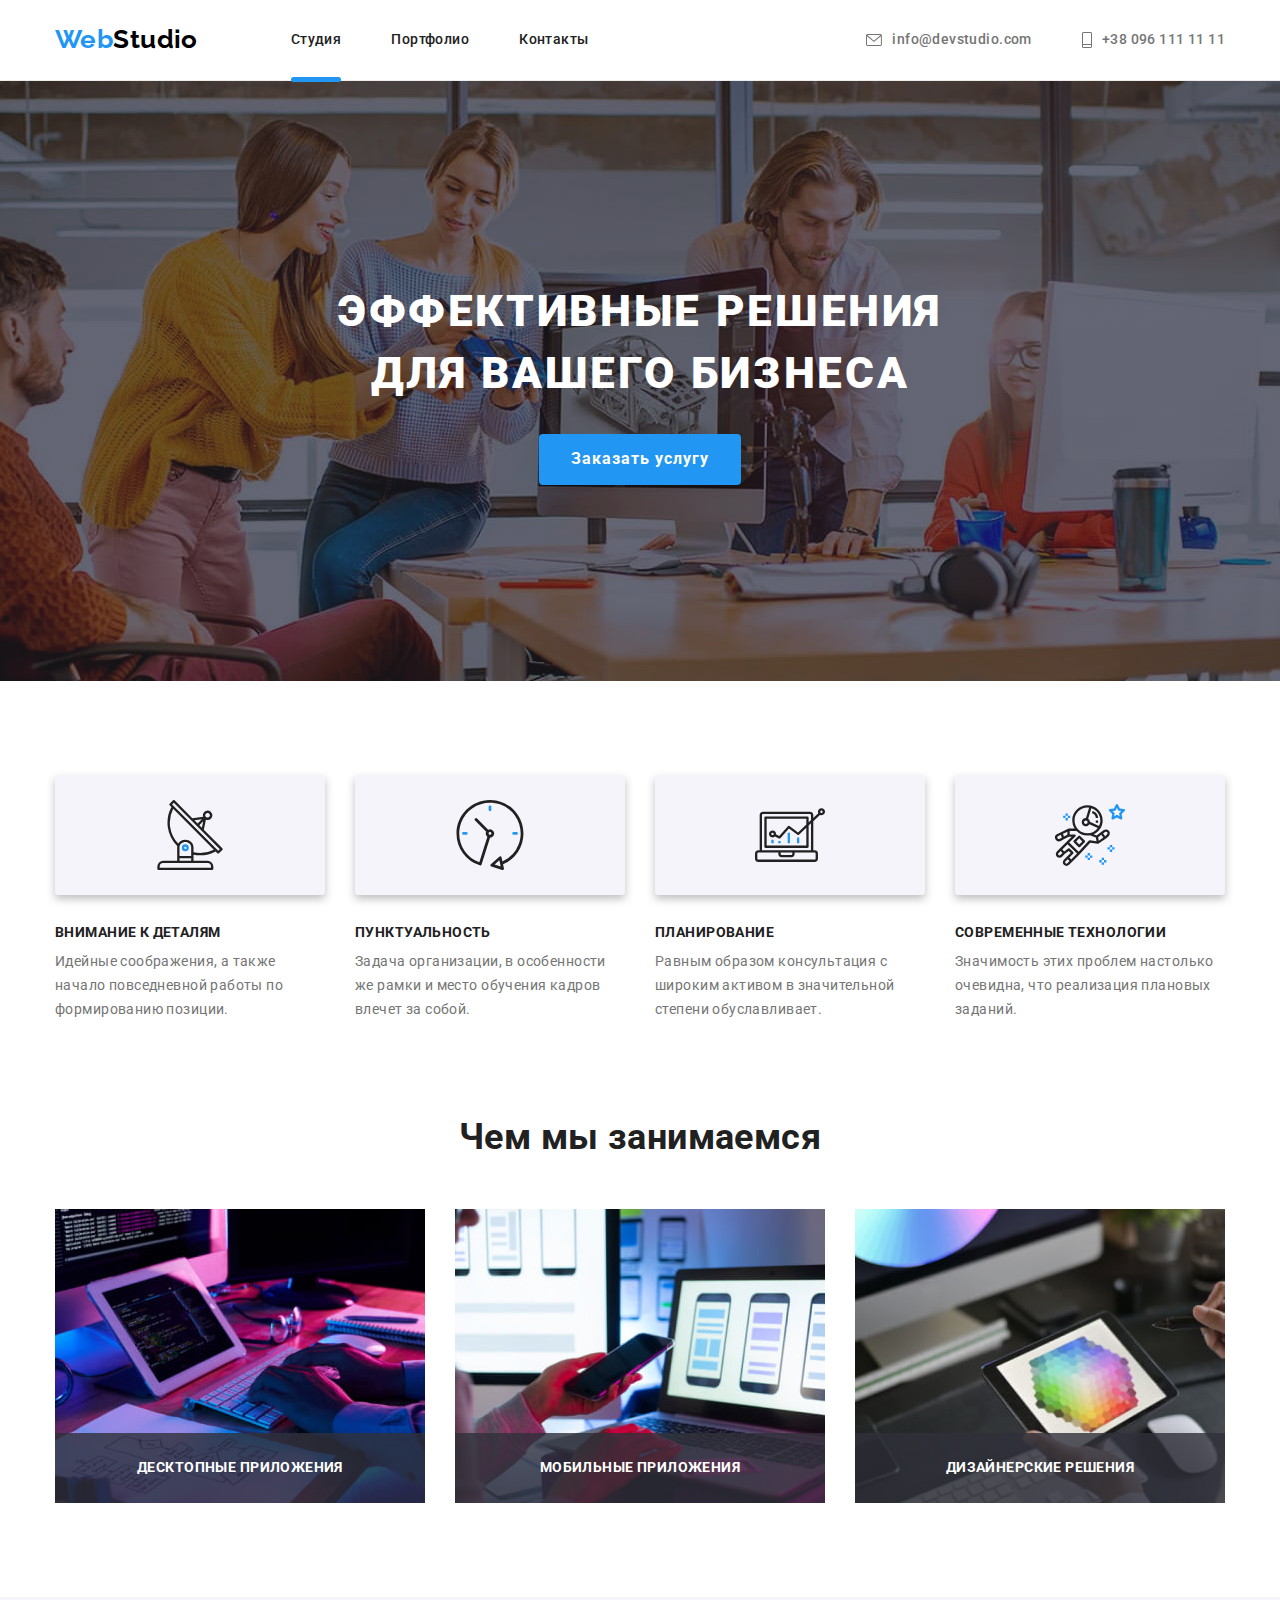
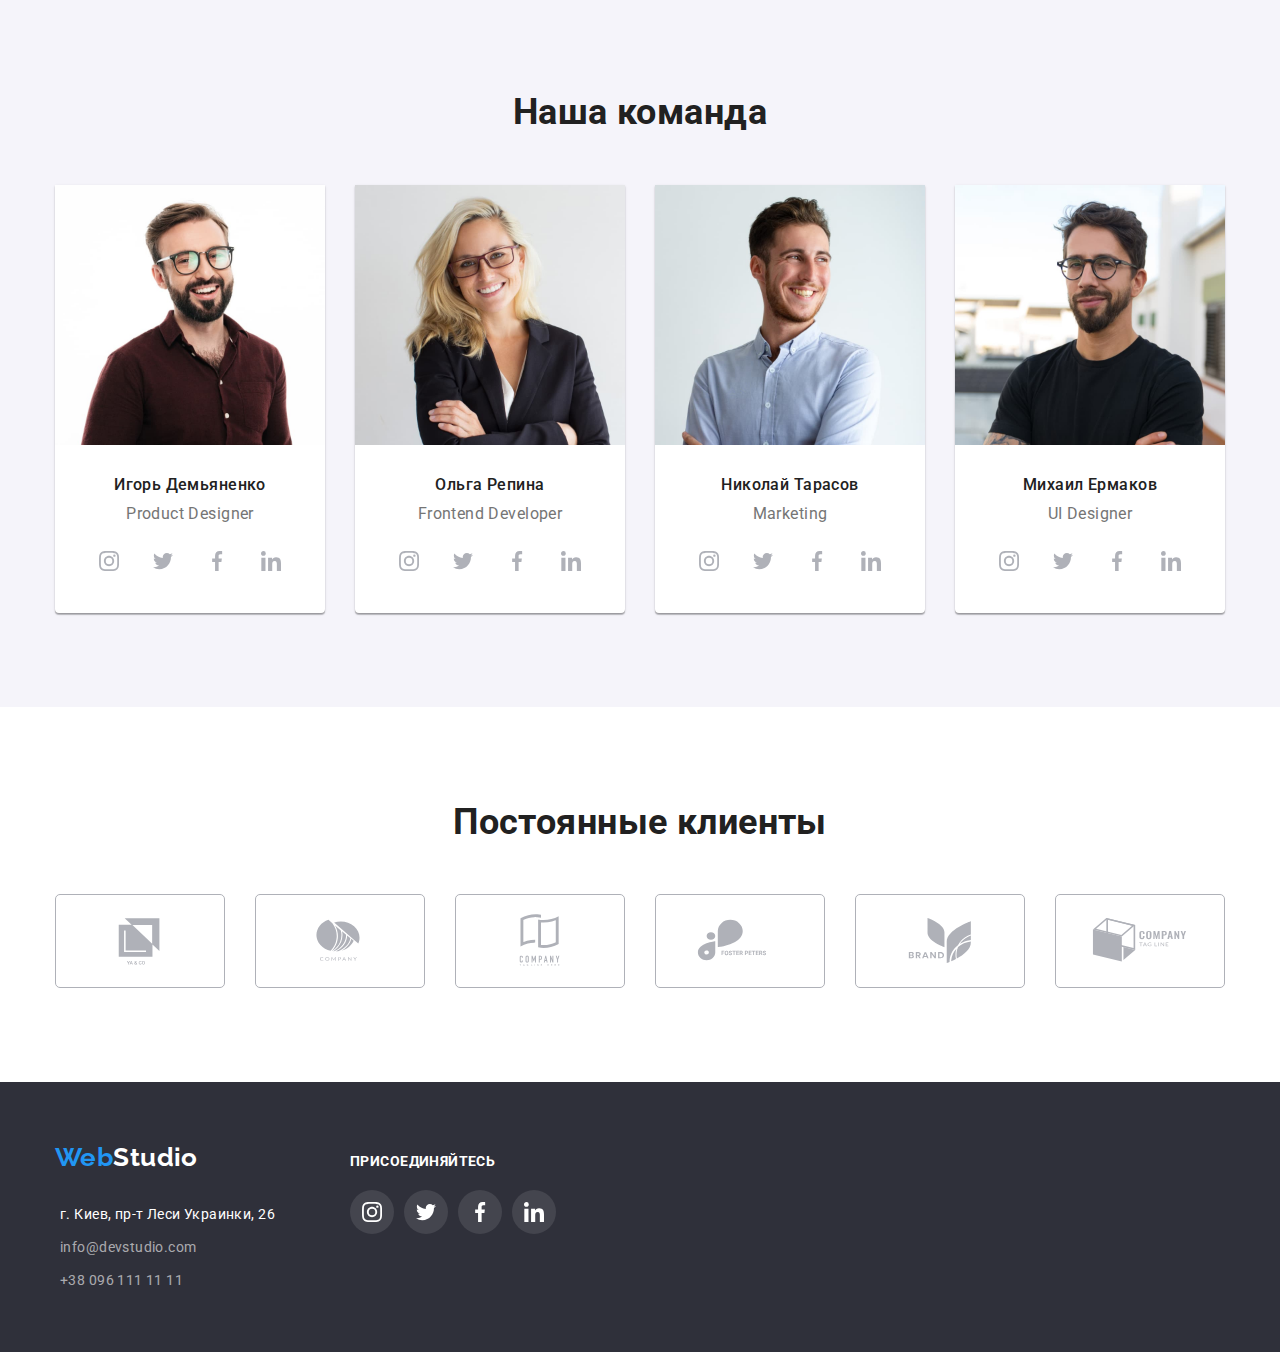
<file: index.html>
<!DOCTYPE html>
<html lang="ru">
  <head>
    <meta charset="UTF-8" />
    <meta http-equiv="X-UA-Compatible" content="IE=edge" />
    <meta name="viewport" content="width=device-width, initial-scale=1.0" />
    <title>WebStudio</title>
    <link rel="preconnect" href="https://fonts.googleapis.com" />
    <link rel="preconnect" href="https://fonts.gstatic.com" crossorigin />
    <link
      href="https://fonts.googleapis.com/css2?family=Raleway:wght@700&family=Roboto:wght@400;500;700;900&display=swap"
      rel="stylesheet"
    />
    <link
      rel="stylesheet"
      href="https://cdnjs.cloudflare.com/ajax/libs/modern-normalize/1.1.0/modern-normalize.min.css"
    />
    <link rel="stylesheet" href="./styles/styles.css" />
  </head>
  <body>
    <header class="header">
      <div class="container header-container">
        <a class="logo link" href="./index.html"> Web<span class="logo-black">Studio</span></a>
        <nav>
          <ul class="nav-list list">
            <li class="nav-item">
              <a class="nav-link link hover-color active" href="./index.html">Студия</a>
            </li>
            <li class="nav-item">
              <a class="nav-link link hover-color" href="./portfolio.html">Портфолио</a>
            </li>
            <li class="nav-item"><a class="nav-link link hover-color" href="">Контакты</a></li>
          </ul>
        </nav>
        <ul class="contacts-list list">
          <li class="contacts-item">
            <a class="contacts-link link hover-color" href="mailto:info@devstudio.com"
              ><svg class="contacts-icon" width="16" height="12">
                <use href="./images/symbol-defs.svg#icon-mail"></use></svg
              >info@devstudio.com</a
            >
          </li>
          <li class="contacts-item">
            <a class="contacts-link link hover-color" href="tel:+380961111111"
              ><svg class="contacts-icon" width="10" height="16">
                <use href="./images/symbol-defs.svg#icon-phone"></use></svg
              >+38 096 111 11 11</a
            >
          </li>
        </ul>
      </div>
    </header>

    <main>
      <section class="hero overlay">
        <div class="container hero-container">
          <h1 class="hero-title">
            Эффективные решения<br />
            для вашего бизнеса
          </h1>
          <button class="btn btn-hero" type="button" data-modal-open>Заказать услугу</button>
          
        </div>
      </section>
      <section class="skills section">
        <div class="container skills-container">
          <h2 class="hidden">Наши преимущества</h2>
          <ul class="skills-list list card-set">
            <li class="skills-item card-item">
              <div class="skills-wrap">
                <svg class="skills-icon" width="70" height="70">
                  <use href="./images/symbol-defs.svg#icon-antenna"></use>
                </svg>
              </div>
              <h3 class="skills-title">Внимание к деталям</h3>
              <p class="skills-text">
                Идейные соображения, а также начало повседневной работы по формированию позиции.
              </p>
            </li>
            <li class="skills-item card-item">
              <div class="skills-wrap">
                <svg class="skills-icon" width="70" height="70">
                  <use href="./images/symbol-defs.svg#icon-clock"></use>
                </svg>
              </div>
              <h3 class="skills-title">Пунктуальность</h3>
              <p class="skills-text">
                Задача организации, в особенности же рамки и место обучения кадров влечет за собой.
              </p>
            </li>
            <li class="skills-item card-item">
              <div class="skills-wrap">
                <svg class="skills-icon" width="70" height="70">
                  <use href="./images/symbol-defs.svg#icon-diagram"></use>
                </svg>
              </div>
              <h3 class="skills-title">Планирование</h3>
              <p class="skills-text">
                Равным образом консультация с широким активом в значительной степени обуславливает.
              </p>
            </li>
            <li class="skills-item card-item">
              <div class="skills-wrap">
                <svg class="skills-icon" width="70" height="70">
                  <use href="./images/symbol-defs.svg#icon-astronaut"></use>
                </svg>
              </div>
              <h3 class="skills-title">Современные технологии</h3>
              <p class="skills-text">
                Значимость этих проблем настолько очевидна, что реализация плановых заданий.
              </p>
            </li>
          </ul>
        </div>
      </section>
      <section class="work section">
        <div class="container work-container">
          <h2 class="section-title">Чем мы занимаемся</h2>
          <ul class="work-list list card-set">
            <li class="work-item card-item">
              <div class="work-thumb">
                <img
                  class="work-img"
                  src="./images/work/box1.jpg"
                  width="370"
                  height="294"
                  alt="Десктопные приложения"
                />
                <p class="work-label">Десктопные приложения</p>
              </div>
            </li>
            <li class="work-item card-item">
              <div class="work-thumb">
              <img
                class="work-img"
                src="./images/work/box2.jpg"
                width="370"
                height="294"
                alt="Мобильная разработка"
              /><p class="work-label">Мобильные приложения</p></div>
            </li>
            <li class="work-item card-item">
              <div class="work-thumb">
              <img
                class="work-img"
                src="./images/work/box3.jpg"
                width="370"
                height="294"
                alt="Дизаин"
              /><p class="work-label">Дизайнерские решения</p></div>
            </li>
          </ul>
        </div>
      </section>
      <section class="team section">
        <div class="container team-container">
          <h2 class="section-title">Наша команда</h2>
          <ul class="team-list list card-set">
            <li class="team-item card-item">
              <img
                src="./images/team/igor.jpg"
                width="270"
                height="260"
                alt="Сотрудник Игорь Демьяненко"
              />
              <div class="team-wrapper">
                <h3 class="team-name">Игорь Демьяненко</h3>
                <p class="team-work" lang="en">Product Designer</p>
                <ul class="social-nav list card-set">
                  <li class="social-item card-item">
                    <a class="social-link link" href="#" target="_blank" rel="noopener noreferrer"
                      ><svg class="team-icon" width="20" height="20">
                        <use href="./images/symbol-defs.svg#icon-instagram"></use></svg
                    ></a>
                  </li>
                  <li class="social-item card-item">
                    <a class="social-link link" href="#" target="_blank" rel="noopener noreferrer"
                      ><svg class="team-icon" width="20" height="20">
                        <use href="./images/symbol-defs.svg#icon-twitter"></use></svg
                    ></a>
                  </li>
                  <li class="social-item card-item">
                    <a class="social-link link" href="#" target="_blank" rel="noopener noreferrer"
                      ><svg class="team-icon" width="20" height="20">
                        <use href="./images/symbol-defs.svg#icon-facebook"></use></svg
                    ></a>
                  </li>
                  <li class="social-item card-item">
                    <a class="social-link link" href="#" target="_blank" rel="noopener noreferrer"
                      ><svg class="team-icon" width="20" height="20">
                        <use href="./images/symbol-defs.svg#icon-linkedin"></use></svg
                    ></a>
                  </li>
                </ul>
              </div>
            </li>
            <li class="team-item card-item">
              <img
                src="./images/team/olga.jpg"
                width="270"
                height="260"
                alt="Сотрудник Ольга Репина"
              />
              <div class="team-wrapper">
                <h3 class="team-name">Ольга Репина</h3>
                <p class="team-work" lang="en">Frontend Developer</p>
                <ul class="social-nav list card-set">
                  <li class="social-item card-item">
                    <a class="social-link link" href="#" target="_blank" rel="noopener noreferrer"
                      ><svg class="team-icon" width="20" height="20">
                        <use href="./images/symbol-defs.svg#icon-instagram"></use></svg
                    ></a>
                  </li>
                  <li class="social-item card-item">
                    <a class="social-link link" href="#" target="_blank" rel="noopener noreferrer"
                      ><svg class="team-icon" width="20" height="20">
                        <use href="./images/symbol-defs.svg#icon-twitter"></use></svg
                    ></a>
                  </li>
                  <li class="social-item card-item">
                    <a class="social-link link" href="#" target="_blank" rel="noopener noreferrer"
                      ><svg class="team-icon" width="20" height="20">
                        <use href="./images/symbol-defs.svg#icon-facebook"></use></svg
                    ></a>
                  </li>
                  <li class="social-item card-item">
                    <a class="social-link link" href="#" target="_blank" rel="noopener noreferrer"
                      ><svg class="team-icon" width="20" height="20">
                        <use href="./images/symbol-defs.svg#icon-linkedin"></use></svg
                    ></a>
                  </li>
                </ul>
              </div>
            </li>
            <li class="team-item card-item">
              <img
                src="./images/team/nikolai.jpg"
                width="270"
                height="260"
                alt="Сотрудник Николай Тарасов"
              />
              <div class="team-wrapper">
                <h3 class="team-name">Николай Тарасов</h3>
                <p class="team-work" lang="en">Marketing</p>
                <ul class="social-nav list card-set">
                  <li class="social-item card-item">
                    <a class="social-link link" href="#" target="_blank" rel="noopener noreferrer"
                      ><svg class="team-icon" width="20" height="20">
                        <use href="./images/symbol-defs.svg#icon-instagram"></use></svg
                    ></a>
                  </li>
                  <li class="social-item card-item">
                    <a class="social-link link" href="#" target="_blank" rel="noopener noreferrer"
                      ><svg class="team-icon" width="20" height="20">
                        <use href="./images/symbol-defs.svg#icon-twitter"></use></svg
                    ></a>
                  </li>
                  <li class="social-item card-item">
                    <a class="social-link link" href="#" target="_blank" rel="noopener noreferrer"
                      ><svg class="team-icon" width="20" height="20">
                        <use href="./images/symbol-defs.svg#icon-facebook"></use></svg
                    ></a>
                  </li>
                  <li class="social-item card-item">
                    <a class="social-link link" href="#" target="_blank" rel="noopener noreferrer"
                      ><svg class="team-icon" width="20" height="20">
                        <use href="./images/symbol-defs.svg#icon-linkedin"></use></svg
                    ></a>
                  </li>
                </ul>
              </div>
            </li>
            <li class="team-item card-item">
              <img
                src="./images/team/michail.jpg"
                width="270"
                height="260"
                alt=" Сотрудник Михаил Ермаков"
              />
              <div class="team-wrapper">
                <h3 class="team-name">Михаил Ермаков</h3>
                <p class="team-work" lang="en">UI Designer</p>
                <ul class="social-nav list card-set">
                  <li class="social-item card-item">
                    <a class="social-link link" href="#" target="_blank" rel="noopener noreferrer"
                      ><svg class="team-icon" width="20" height="20">
                        <use href="./images/symbol-defs.svg#icon-instagram"></use></svg
                    ></a>
                  </li>
                  <li class="social-item card-item">
                    <a class="social-link link" href="#" target="_blank" rel="noopener noreferrer"
                      ><svg class="team-icon" width="20" height="20">
                        <use href="./images/symbol-defs.svg#icon-twitter"></use></svg
                    ></a>
                  </li>
                  <li class="social-item card-item">
                    <a class="social-link link" href="#" target="_blank" rel="noopener noreferrer"
                      ><svg class="team-icon" width="20" height="20">
                        <use href="./images/symbol-defs.svg#icon-facebook"></use></svg
                    ></a>
                  </li>
                  <li class="social-item card-item">
                    <a class="social-link link" href="#" target="_blank" rel="noopener noreferrer"
                      ><svg class="team-icon" width="20" height="20">
                        <use href="./images/symbol-defs.svg#icon-linkedin"></use></svg
                    ></a>
                  </li>
                </ul>
              </div>
            </li>
          </ul>
        </div>
      </section>
      <section class="section">
        <div class="container client-container">
          <h2 class="section-title">Постоянные клиенты</h2>
          <ul class="client-list list card-set">
            <li class="card-item client-item">
              <a class="client-link" href="#" target="_blank" rel="noopener noreferrer">
                <svg class="client-icon" width="106" height="60">
                  <use href="./images/symbol-defs.svg#icon-yaso"></use></svg
              ></a>
            </li>
            <li class="card-item client-item">
              <a class="client-link" href="#" target="_blank" rel="noopener noreferrer">
                <svg class="client-icon" width="106" height="60">
                  <use href="./images/symbol-defs.svg#icon-company"></use></svg
              ></a>
            </li>
            <li class="card-item client-item">
              <a class="client-link" href="#" target="_blank" rel="noopener noreferrer">
                <svg class="client-icon" width="106" height="60">
                  <use href="./images/symbol-defs.svg#icon-company2"></use></svg
              ></a>
            </li>
            <li class="card-item client-item">
              <a class="client-link" href="#" target="_blank" rel="noopener noreferrer">
                <svg class="client-icon" width="106" height="60">
                  <use href="./images/symbol-defs.svg#icon-foster-peters"></use></svg
              ></a>
            </li>
            <li class="card-item client-item">
              <a class="client-link" href="#" target="_blank" rel="noopener noreferrer">
                <svg class="client-icon" width="106" height="60">
                  <use href="./images/symbol-defs.svg#icon-brand"></use></svg
              ></a>
            </li>
            <li class="card-item client-item">
              <a class="client-link" href="#" target="_blank" rel="noopener noreferrer">
                <svg class="client-icon" width="106" height="60">
                  <use href="./images/symbol-defs.svg#icon-tag-line"></use></svg
              ></a>
            </li>
          </ul>
        </div>
      </section>
    </main>

    <footer class="footer">
      <div class="container footer-container">
        <div class="container-address footer-item">
          <a class="logo link" href="./index.html"> Web<span class="logo-white">Studio</span></a>
          <address>
            <ul class="address-list list">
              <li class="address-item">
                <a
                  class="address-link address-google link hover-color"
                  href="https://goo.gl/maps/GdrmN5GAiVvAwd8F9"
                  target="_blank"
                  rel="noopener noreferrer"
                >
                  г. Киев, пр-т Леси Украинки, 26</a
                >
              </li>
              <li class="address-item">
                <a class="address-link link hover-color" href="mailto:info@devstudio.com"
                  >info@devstudio.com</a
                >
              </li>
              <li class="address-item">
                <a class="address-link link hover-color" href="tel:+380961111111"
                  >+38 096 111 11 11</a
                >
              </li>
            </ul>
          </address>
        </div>
        <div class="social footer-item">
          <h3 class="social-title">присоединяйтесь</h3>
          <ul class="social-nav list card-set">
            <li class="social-item">
              <a class="social-link link" href="#" target="_blank" rel="noopener noreferrer"
                ><svg class="team-icon" width="20" height="20">
                  <use href="./images/symbol-defs.svg#icon-instagram"></use></svg
              ></a>
            </li>
            <li class="social-item">
              <a class="social-link link" href="#" target="_blank" rel="noopener noreferrer"
                ><svg class="team-icon" width="20" height="20">
                  <use href="./images/symbol-defs.svg#icon-twitter"></use></svg
              ></a>
            </li>
            <li class="social-item">
              <a class="social-link link" href="#" target="_blank" rel="noopener noreferrer"
                ><svg class="team-icon" width="20" height="20">
                  <use href="./images/symbol-defs.svg#icon-facebook"></use></svg
              ></a>
            </li>
            <li class="social-item">
              <a class="social-link link" href="#" target="_blank" rel="noopener noreferrer"
                ><svg class="team-icon" width="20" height="20">
                  <use href="./images/symbol-defs.svg#icon-linkedin"></use></svg
              ></a>
            </li>
          </ul>
        </div>
      </div>
    </footer>
    <div class="backdrop is-hidden" data-modal>
      <div class="modal">
        <button class="btn-close" data-modal-close><svg class="close" width="18" height="18"><use href="./images/symbol-defs.svg#icon-close"></use></svg></button>
      </div>
    </div>
    <script src="./js/modal.js"></script>
  </body>
</html>
</file>
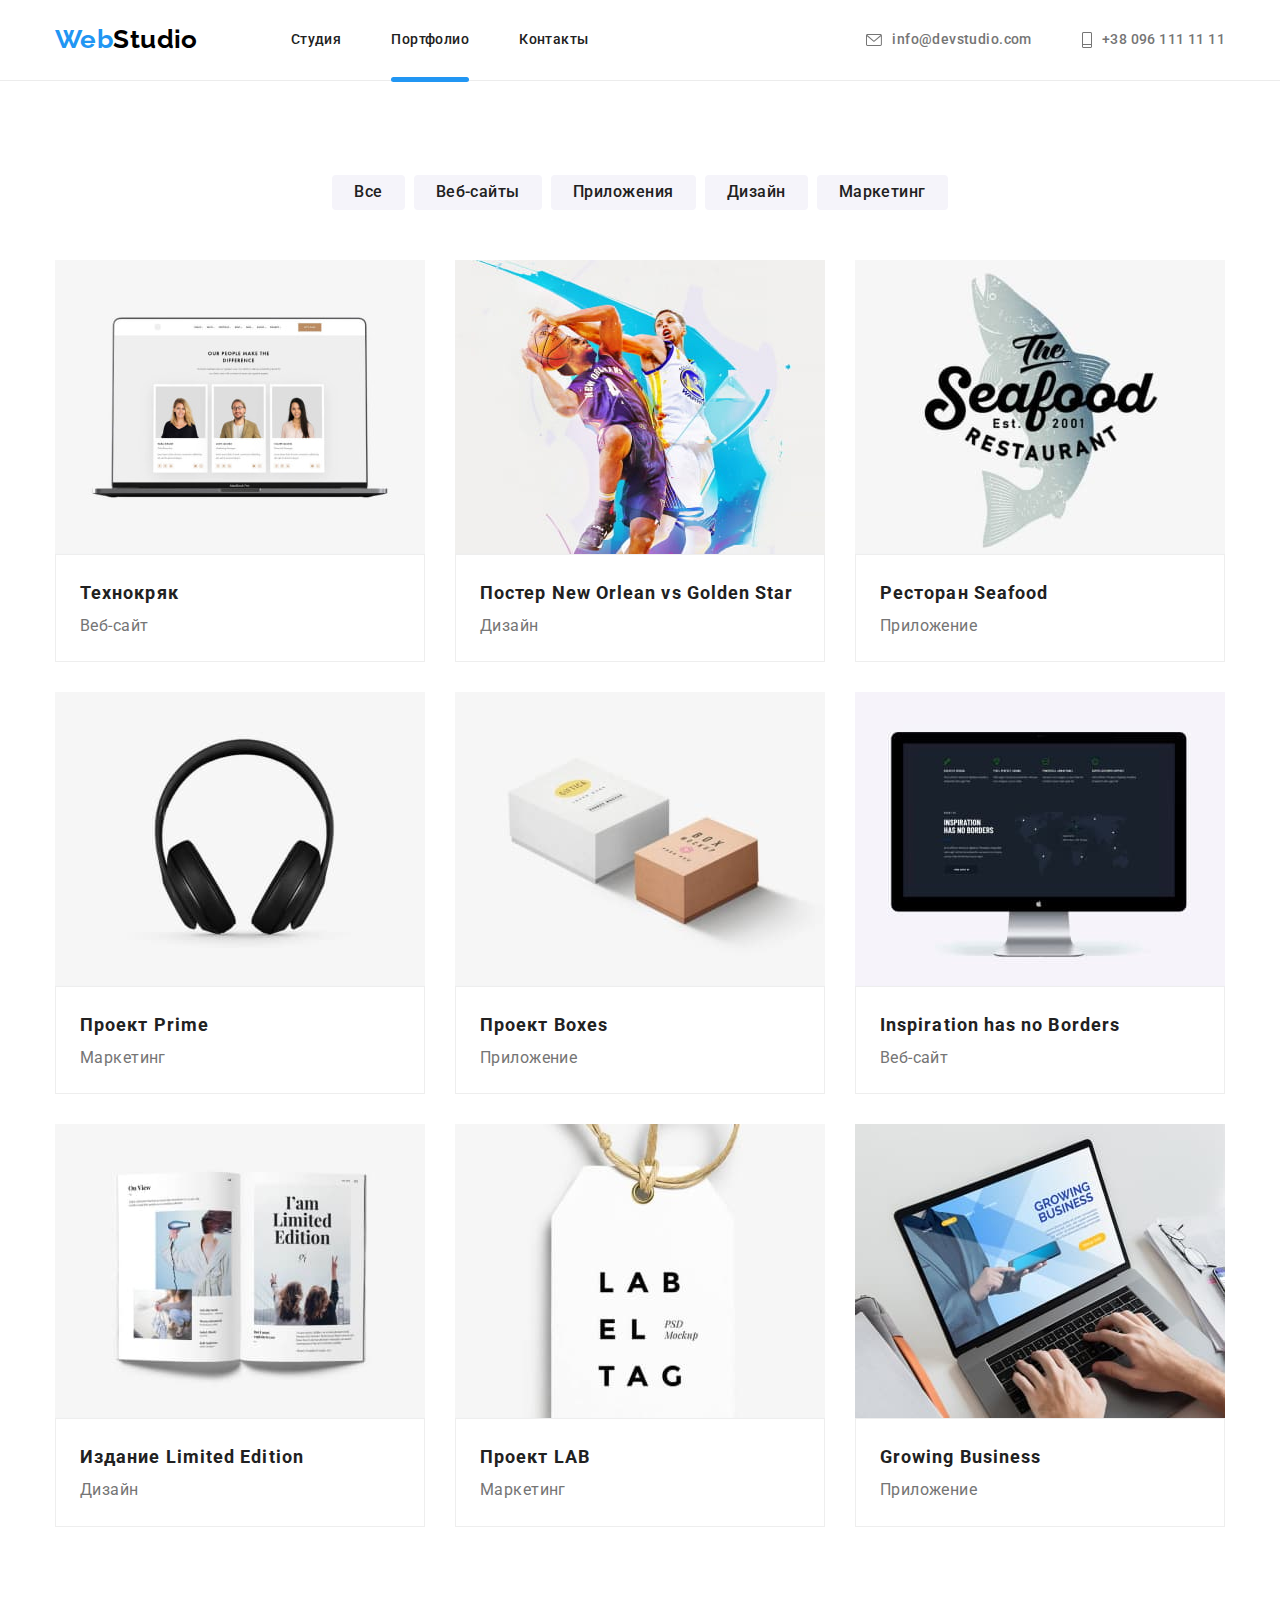
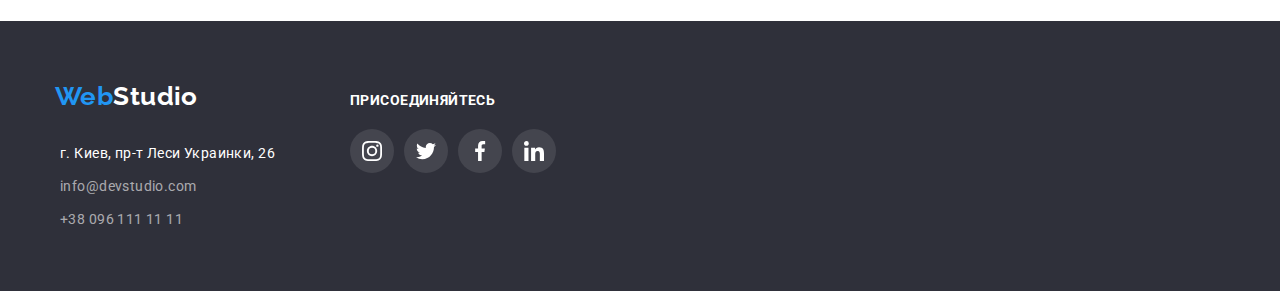
<file: portfolio.html>
<!DOCTYPE html>
<html lang="ru">
  <head>
    <meta charset="UTF-8" />
    <meta http-equiv="X-UA-Compatible" content="IE=edge" />
    <meta name="viewport" content="width=device-width, initial-scale=1.0" />
    <title>WebStudio</title>
    <link rel="preconnect" href="https://fonts.googleapis.com" />
    <link rel="preconnect" href="https://fonts.googleapis.com" />
    <link rel="preconnect" href="https://fonts.gstatic.com" crossorigin />
    <link
      href="https://fonts.googleapis.com/css2?family=Raleway:wght@700&family=Roboto:wght@400;500;700;900&display=swap"
      rel="stylesheet"
    />
    <link
      rel="stylesheet"
      href="https://cdnjs.cloudflare.com/ajax/libs/modern-normalize/1.1.0/modern-normalize.min.css"
    />
    <link rel="stylesheet" href="./styles/styles.css" />
  </head>

  <body>
    <header class="header">
      <div class="container header-container">
        <a class="logo link" href="./index.html"> Web<span class="logo-black">Studio</span></a>
        <nav>
          <ul class="nav-list list">
            <li class="nav-item">
              <a class="nav-link link hover-color" href="./index.html">Студия</a>
            </li>
            <li class="nav-item">
              <a class="nav-link link hover-color active" href="./portfolio.html">Портфолио</a>
            </li>
            <li class="nav-item"><a class="nav-link link hover-color" href="">Контакты</a></li>
          </ul>
        </nav>
        <ul class="contacts-list list">
          <li class="contacts-item">
            <a class="contacts-link link hover-color" href="mailto:info@devstudio.com"
              ><svg class="contacts-icon" width="16" height="12">
                <use href="./images/symbol-defs.svg#icon-mail"></use></svg
              >info@devstudio.com</a
            >
          </li>
          <li class="contacts-item">
            <a class="contacts-link link hover-color" href="tel:+380961111111"
              ><svg class="contacts-icon" width="10" height="16">
                <use href="./images/symbol-defs.svg#icon-phone"></use></svg
              >+38 096 111 11 11</a
            >
          </li>
        </ul>
      </div>
    </header>


    <main>
      <section class="projects section">
        <h1 class="hidden">Портфолио</h1>
        <div class="container">
          <ul class="filters-list list">
            <li class="filters-item"><button class="btn btn-filters" type="button">Все</button></li>
            <li class="filters-item">
              <button class="btn btn-filters" type="button">Веб-сайты</button>
            </li>
            <li class="filters-item">
              <button class="btn btn-filters" type="button">Приложения</button>
            </li>
            <li class="filters-item">
              <button class="btn btn-filters" type="button">Дизайн</button>
            </li>
            <li class="filters-item">
              <button class="btn btn-filters" type="button">Маркетинг</button>
            </li>
          </ul>
          <ul class="projects-list list card-set">
            <li class="projects-item card-item">
              <a class="link projects-link" href="/">
                <div class="projects-thumb">
                  <img
                    class="projects-img"
                    src="./images/projects/img1.jpg"
                    width="370"
                    height="294"
                    alt="Веб-сайт Технокряк"
                  />
                  <p class="projects-overlay">
                    Ресурс предлагает комплексные предложения с разным уровнем функционала и
                    сервисов. Все это позволит посетителю получить исчерпывающие сведения<br>о компании
                    или частном лице.
                  </p>
                </div>
                <div class="projects-wrapper">
                  <h2 class="projects-title">Технокряк</h2>
                  <p class="projects-text">Веб-сайт</p>
                </div></a
              >
            </li>
            <li class="projects-item card-item">
              <a class="link projects-link" href="/">
                <div class="projects-thumb">
                <img
                  class="projects-img"
                  src="./images/projects/img2.jpg"
                  width="370"
                  height="294"
                  alt="Дизайн Постер New Orlean vs Golden Star"
                />
                <p class="projects-overlay">
                  Ресурс предлагает комплексные предложения с разным уровнем функционала и
                  сервисов. Все это позволит посетителю получить исчерпывающие сведения<br>о компании
                  или частном лице.
                </p></div>
                <div class="projects-wrapper">
                  <h2 class="projects-title">Постер New Orlean vs Golden Star</h2>
                  <p class="projects-text">Дизайн</p>
                </div></a
              >
            </li>
            <li class="projects-item card-item">
              <a class="link projects-link" href="/">
                <div class="projects-thumb">
                <img
                  class="projects-img"
                  src="./images/projects/img3.jpg"
                  width="370"
                  height="294"
                  alt="Приложение Ресторан Seafood"
                />
                <p class="projects-overlay">
                  Ресурс предлагает комплексные предложения с разным уровнем функционала и
                  сервисов. Все это позволит посетителю получить исчерпывающие сведения<br>о компании
                  или частном лице.
                </p></div>
                <div class="projects-wrapper">
                  <h2 class="projects-title">Ресторан Seafood</h2>
                  <p class="projects-text">Приложение</p>
                </div></a
              >
            </li>
            <li class="projects-item card-item">
              <a class="link projects-link" href="/">
                <div class="projects-thumb">
                <img
                  class="projects-img"
                  src="./images/projects/img4.jpg"
                  width="370"
                  height="294"
                  alt="Маркетинг Проект Prime"
                />
                <p class="projects-overlay">
                  Ресурс предлагает комплексные предложения с разным уровнем функционала и
                  сервисов. Все это позволит посетителю получить исчерпывающие сведения<br>о компании
                  или частном лице.
                </p></div>
                <div class="projects-wrapper">
                  <h2 class="projects-title">Проект Prime</h2>
                  <p class="projects-text">Маркетинг</p>
                </div></a
              >
            </li>
            <li class="projects-item card-item">
              <a class="link projects-link" href="/">
                <div class="projects-thumb">
                <img
                  class="projects-img"
                  src="./images/projects/img5.jpg"
                  width="370"
                  height="294"
                  alt="Приложение Проект Boxes"
                />
                <p class="projects-overlay">
                  Ресурс предлагает комплексные предложения с разным уровнем функционала и
                  сервисов. Все это позволит посетителю получить исчерпывающие сведения<br>о компании
                  или частном лице.
                </p></div>
                <div class="projects-wrapper">
                  <h2 class="projects-title">Проект Boxes</h2>
                  <p class="projects-text">Приложение</p>
                </div></a
              >
            </li>
            <li class="projects-item card-item">
              <a class="link projects-link" href="/">
                <div class="projects-thumb">
                <img
                  class="projects-img"
                  src="./images/projects/img6.jpg"
                  width="370"
                  height="294"
                  alt="Веб-сайт Inspiration has no Borders"
                />
                <p class="projects-overlay">
                  Ресурс предлагает комплексные предложения с разным уровнем функционала и
                  сервисов. Все это позволит посетителю получить исчерпывающие сведения<br>о компании
                  или частном лице.
                </p></div>
                <div class="projects-wrapper">
                  <h2 class="projects-title">Inspiration has no Borders</h2>
                  <p class="projects-text">Веб-сайт</p>
                </div></a
              >
            </li>
            <li class="projects-item card-item">
              <a class="link projects-link" href="/">
                <div class="projects-thumb">
                <img
                  class="projects-img"
                  src="./images/projects/img7.jpg"
                  width="370"
                  height="294"
                  alt="Дизайн Издание Limited Edition"
                />
                <p class="projects-overlay">
                  Ресурс предлагает комплексные предложения с разным уровнем функционала и
                  сервисов. Все это позволит посетителю получить исчерпывающие сведения<br>о компании
                  или частном лице.
                </p></div>
                <div class="projects-wrapper">
                  <h2 class="projects-title">Издание Limited Edition</h2>
                  <p class="projects-text">Дизайн</p>
                </div></a
              >
            </li>
            <li class="projects-item card-item">
              <a class="link projects-link" href="/">
                <div class="projects-thumb">
                <img
                  class="projects-img"
                  src="./images/projects/img8.jpg"
                  width="370"
                  height="294"
                  alt="Маркетинг Проект LAB"
                />
                <p class="projects-overlay">
                  Ресурс предлагает комплексные предложения с разным уровнем функционала и
                  сервисов. Все это позволит посетителю получить исчерпывающие сведения<br>о компании
                  или частном лице.
                </p></div>
                <div class="projects-wrapper">
                  <h2 class="projects-title">Проект LAB</h2>
                  <p class="projects-text">Маркетинг</p>
                </div></a
              >
            </li>
            <li class="projects-item card-item">
              <a class="link projects-link" href="/">
                <div class="projects-thumb">
                <img
                  class="projects-img"
                  src="./images/projects/img9.jpg"
                  width="370"
                  height="294"
                  alt="Приложение Growing Business"
                />
                <p class="projects-overlay">
                  Ресурс предлагает комплексные предложения с разным уровнем функционала и
                  сервисов. Все это позволит посетителю получить исчерпывающие сведения<br>о компании
                  или частном лице.
                </p></div>
                <div class="projects-wrapper">
                  <h2 class="projects-title">Growing Business</h2>
                  <p class="projects-text">Приложение</p>
                </div></a
              >
            </li>
          </ul>
        </div>
      </section>
    </main>

    <footer class="footer">
      <div class="container footer-container">
        <div class="container-address footer-item">
          <a class="logo link" href="./index.html"> Web<span class="logo-white">Studio</span></a>
          <address>
            <ul class="address-list list">
              <li class="address-item">
                <a
                  class="address-link address-google link hover-color"
                  href="https://goo.gl/maps/GdrmN5GAiVvAwd8F9"
                  target="_blank"
                  rel="noopener noreferrer"
                >
                  г. Киев, пр-т Леси Украинки, 26</a
                >
              </li>
              <li class="address-item">
                <a class="address-link link hover-color" href="mailto:info@devstudio.com"
                  >info@devstudio.com</a
                >
              </li>
              <li class="address-item">
                <a class="address-link link hover-color" href="tel:+380961111111"
                  >+38 096 111 11 11</a
                >
              </li>
            </ul>
          </address>
        </div>
        <div class="social footer-item">
          <h3 class="social-title">присоединяйтесь</h3>
          <ul class="social-nav list card-set">
            <li class="social-item">
              <a class="social-link link" href="#" target="_blank" rel="noopener noreferrer"
                ><svg class="team-icon" width="20" height="20">
                  <use href="./images/symbol-defs.svg#icon-instagram"></use></svg
              ></a>
            </li>
            <li class="social-item">
              <a class="social-link link" href="#" target="_blank" rel="noopener noreferrer"
                ><svg class="team-icon" width="20" height="20">
                  <use href="./images/symbol-defs.svg#icon-twitter"></use></svg
              ></a>
            </li>
            <li class="social-item">
              <a class="social-link link" href="#" target="_blank" rel="noopener noreferrer"
                ><svg class="team-icon" width="20" height="20">
                  <use href="./images/symbol-defs.svg#icon-facebook"></use></svg
              ></a>
            </li>
            <li class="social-item">
              <a class="social-link link" href="#" target="_blank" rel="noopener noreferrer"
                ><svg class="team-icon" width="20" height="20">
                  <use href="./images/symbol-defs.svg#icon-linkedin"></use></svg
              ></a>
            </li>
          </ul>
        </div>
      </div>
    </footer>
  </body>
</html>
</file>
<file: styles/styles.css>
body {
  margin: 0;
  font-family: 'Roboto', sans-serif;
  font-weight: 400;
  font-size: 14px;
  line-height: 1.71;
  letter-spacing: 0.03em;
  color: var(--text-color2);
}

:root {
  --brand-color: #2196f3;
  --text-color: #212121;
  --text-color2: #757575;
  --text-color3: #fff;
  --color-btn: #188ce8;
  --background-color1: #fff;
  --background-color2: #f5f4fa;
  --background-color3: #2f303a;
  --background-color4: #e5e5e5;
  --icon-color: #afb1b8;
  --card-gap: 30px;
  --card-item: 3;
  --timing-function: cubic-bezier(0.4, 0, 0.2, 1);
  --transition-duration: 250ms;
}
h1,
h2,
h3,
h4,
ul,
li,
p {
  padding: 0;
  margin: 0;
}
img {
  display: block;
  max-width: 100%;
  height: auto;
}
.container {
  width: 1200px;
  padding-left: 15px;
  padding-right: 15px;
  margin-left: auto;
  margin-right: auto;
}
.section {
  padding-top: 94px;
  padding-bottom: 94px;
}

.link {
  text-decoration: none;
  color: currentColor;
}
.list {
  list-style: none;
}
.card-set {
  display: flex;
  flex-wrap: wrap;
  gap: var(--card-gap);
}
.card-item {
  flex-basis: calc((100% - ((var(--card-item) - 1) * var(--card-gap))) / var(--card-item));
}
.header {
  border-bottom: 1px solid #ececec;
  font-weight: 500;
  line-height: 1.1;
}
.header-container {
  display: flex;
  align-items: center;
}
.logo {
  font-family: 'Raleway';
  font-style: normal;
  font-weight: 700;
  font-size: 26px;
  line-height: 1.2;
  color: var(--brand-color);
}
.header .logo {
  margin-right: 93px;
}

.logo-black {
  color: #000;
}
.logo-white {
  color: var(--text-color3);
}
.nav-list {
  display: flex;
}

.contacts-list {
  display: flex;
  margin-left: auto;
}
.nav-item:not(:last-child),
.contacts-item:not(:last-child) {
  margin-right: 50px;
}
.nav-link,
.contacts-link {
  display: flex;
  align-items: center;
  padding-top: 32px;
  padding-bottom: 32px;
}
.contacts-icon {
  fill: currentColor;
  margin-right: 10px;
}
.nav-link {
  color: var(--text-color);
}
.hover-color,
.hover-color {
  transition-property: color;
  transition-duration: var(--transition-duration);
  transition-timing-function: var(--timing-function);
}
.hover-color:hover,
.hover-color:focus {
  color: var(--brand-color);
}


.active {
  position: relative;
}
.active::after {
  content: '';
  position: absolute;
  bottom: -2px;
  width: 100%;
  background-color: var(--brand-color);
  height: 5px;
  border-radius: 50px;
  transition-property: opacity;
  transition-duration: var(--transition-duration);
  transition-timing-function: var(--timing-function);
}

.hero {
  padding-bottom: 200px;
  padding-top: 200px;
  color: var(--text-color3);
  background-color: var(--background-color3);
}
.overlay {
  max-width: 1600px;
  height: 600px;
  margin-left: auto;
  margin-right: auto;
  background-image: linear-gradient(
      to right,
      rgba(47, 48, 58, 0.4),
      rgba(47, 48, 58, 0.4)
    ),url('../images/Img-backgraund.jpg');
  background-repeat: no-repeat;
  background-position: center;
  background-size: cover;
}
.hero-container {
  text-align: center;
}

.hero-title {
  margin-bottom: 30px;
  font-weight: 900;
  font-size: 44px;
  line-height: 1.4;
  letter-spacing: 0.06em;
  text-transform: uppercase;
}
.btn-hero {
  padding: 10px 32px;
  border: 0;
  font-weight: 700;
  font-size: 16px;
  line-height: 1.9;
  letter-spacing: 0.06em;
  color: var(--text-color3);
  background-color: var(--brand-color);
  border-radius: 4px;
  cursor: pointer;
  box-shadow: 0px 4px 4px rgba(0, 0, 0, 0.15);
  transition-property: color, background;
  transition-duration: var(--transition-duration);
  transition-timing-function: var(--timing-function);
}

.btn-hero:hover,
.btn-hero:focus {
  color: var(--text-color3);
  background: var(--color-btn);
}

.btn-filters {
  font-weight: 500;
  font-size: 16px;
  line-height: 1.42;
  letter-spacing: 0.03em;
  padding: 6px 22px;
  border: 0;
  border-radius: 4px;
  cursor: pointer;
  background-color: var(--background-color2);
  color: var(--text-color);
  transition-property: color, background-color, box-shadow;
  transition-duration: var(--transition-duration);
  transition-timing-function: var(--timing-function);
}
.btn-filters:hover,
.btn-filters:focus {
  color: var(--text-color3);
  background-color: var(--brand-color);
  box-shadow: 0px 3px 1px rgba(0, 0, 0, 0.1), 0px 1px 2px rgba(0, 0, 0, 0.08),
    0px 2px 2px rgba(0, 0, 0, 0.12);
}
.backdrop {
  position: fixed;
  top: 0;
  left: 0;
  width: 100%;
  height: 100%;
  background: rgba(0, 0, 0, 0.2);
  opacity: 1;
  transition-property: opacity, visibility;
  transition-duration: var(--transition-duration);
  transition-timing-function: var(--timing-function);
}
.backdrop.is-hidden {
  visibility: hidden;
  opacity: 0;
  pointer-events: none;
}
.backdrop.is-hidden .modal {
  transition-property: transform;
}
.modal {
  position: fixed;
  top: 50%;
  left: 50%;
  transform: translate(-50%, -50%);
  min-width: 528px;
  min-height: 581px;
  background-color: var(--background-color1);
  transition-duration: var(--transition-duration);
  transition-timing-function: var(--timing-function);
}
.btn-close {
  position: absolute;
  top: 8px;
  right: 8px;
  display: flex;
  align-items: center;
  justify-content: center;
  padding: 6px;
  border-radius: 50%;
  background: var(--background-color1);
  border: 1px solid rgba(0, 0, 0, 0.1);
  cursor: pointer;
}

.skills-list {
  --card-item: 4;
}
.skills-wrap {
  display: flex;
  padding: 25px;
  margin-bottom: 30px;
  align-items: center;
  justify-content: center;
  background-color: var(--background-color2);
  border-radius: 3px;
  filter: drop-shadow(0px 4px 4px rgba(0, 0, 0, 0.25));
}

.skills-title {
  margin-bottom: 10px;
  font-weight: 700;
  font-size: 14px;
  line-height: 1.1;
  text-transform: uppercase;
  color: var(--text-color);
}
.skills-text {
  width: 270px;
}
.work {
  padding-top: 0;
}
.work-item {
  font-weight: 700;
  font-size: 14px;
  line-height: 1.14;
  text-transform: uppercase;
  color: var(--text-color3);
}
.work-thumb {
  position: relative;
  text-align: center;
}
.work-label {
  position: absolute;
  bottom: 0;
  padding: 27px;
  width: 100%;
  background-image: linear-gradient(to right, rgba(47, 48, 58, 0.8), rgba(47, 48, 58, 0.8));
}
.section-title {
  margin-bottom: 50px;
  font-weight: 700;
  font-size: 36px;
  line-height: 1.2;
  text-align: center;
  color: var(--text-color);
}
.team {
  background-color: var(--background-color2);
}
.team-item {
  --card-item: 4;
  text-align: center;
  background-color: var(--background-color1);
  box-shadow: 0px 1px 3px rgba(0, 0, 0, 0.12), 0px 1px 1px rgba(0, 0, 0, 0.14),
    0px 2px 1px rgba(0, 0, 0, 0.2);
  border-radius: 0px 0px 4px 4px;
}
.team-wrapper {
  padding: 30px 32px;
}
.team-name {
  margin-bottom: 10px;
  font-weight: 500;
  font-size: 16px;
  line-height: 1.19;
  color: var(--text-color);
}

.team-work {
  margin-bottom: 16px;
  font-size: 16px;
  line-height: 1.19;
  color: var(--text-color2);
}

.social-nav {
  --card-item: 4;
  --card-gap: 10px;
}
.social-item {

}
.social-link {
  display: flex;
  justify-content: center;
  align-items: center;
  border-radius: 50%;
  width: 44px;
  height: 44px;
  fill: var(--icon-color);
  transition-property: background-color, fill;
  transition-duration: var(--transition-duration);
  transition-timing-function: var(--timing-function);
}
.social-link:hover, .social-link:focus {
  background-color: var(--brand-color);
  fill: var(--background-color1);
}
.client-list {
  --card-item: 6;
}
.card-item {

}
.client-item {

}
.client-link {
  display: flex;
  align-items: center;
  justify-content: center;
  padding: 16px 30px;
  border: 1px solid var(--icon-color);
  border-radius: 5px;
  fill: var(--icon-color);
  transition-property: fill, border;
  transition-duration: var(--transition-duration);
  transition-timing-function: var(--timing-function);
}
.client-link:hover, .client-link:focus {
  fill: var(--brand-color);
  border: 1px solid var(--brand-color);

}
.footer {
  padding-top: 60px;
  padding-bottom: 60px;
  background-color: var(--background-color3);
}
.footer-container {
  display: flex;
  align-items: baseline;
}
.footer-item:not(:last-child) {
  margin-right: 70px;
}
.container-address {
  display: inline;
}
.social {
}
.social-title {
  color: var(--text-color3);
  text-transform: uppercase;
  font-size: 14px;
  line-height: 1.14;
  margin-bottom: 20px;
}
.footer .social-link {
  background: rgba(255, 255, 255, 0.1);
  fill: var(--text-color3);
  transition-property: background;
  transition-duration: var(--transition-duration);
  transition-timing-function: var(--timing-function);
}
.footer .social-link:hover {
  background: var(--brand-color);

}
.footer .logo {
  display: block;
  margin-bottom: 30px;
}
address {
  font-style: inherit;
}
.address-list {
  font-size: 14px;
  line-height: 1.7;
}
.address-item:not(:last-child) {
  margin-bottom: 9px;
}

.address-link {
  padding: 5px;
  color: rgba(255, 255, 255, 0.6);
}

.address-google {
  color: var(--text-color3);
}

/* projects */
.hidden {
  visibility: hidden;
  display: none;
}

.filters-list {
  display: flex;
  flex-wrap: wrap;
  justify-content: center;
  gap: 9px;
  margin-bottom: 50px;
}

.projects-item {

}
.projects-link {
  display: block;
  transition-property: box-shadow;
  transition-duration: var(--transition-duration);
  transition-timing-function: var(--timing-function);
}
.projects-link:hover, .projects-link:focus {
  box-shadow: 0px 1px 1px rgba(0, 0, 0, 0.12), 0px 4px 4px rgba(0, 0, 0, 0.06), 1px 4px 6px rgba(0, 0, 0, 0.16);
}
.projects-thumb {
  position: relative;
  overflow: hidden;
  
}
.projects-link:hover .projects-overlay, .projects-link:focus .projects-overlay {
  transform: translatex(0);
}
.projects-overlay {
  position: absolute;
  top: 0;
  left: 0;
  width: 100%;
  height: 100%;
  padding: 63px 24px;
  color: var(--text-color3);
  font-weight: 400;
  font-size: 18px;
  line-height: 1.55;
  background-image: linear-gradient(to right, rgba(33, 150, 243, 0.9), rgba(33, 150, 243, 0.9));
  transform: translatey(100%);
  transition-property: transform;
  transition-duration: var(--transition-duration);
  transition-timing-function: var(--timing-function);
}
.projects-wrapper {
  padding: 20px 24px;
  font-size: 16px;
  line-height: 1.9;
  border-top: none;
  border: 1px solid #eeeeee;
}
.projects-title {
  font-weight: 700;
  font-size: 18px;
  line-height: 2;
  letter-spacing: 0.06em;
  color: var(--text-color);
}
</file>
